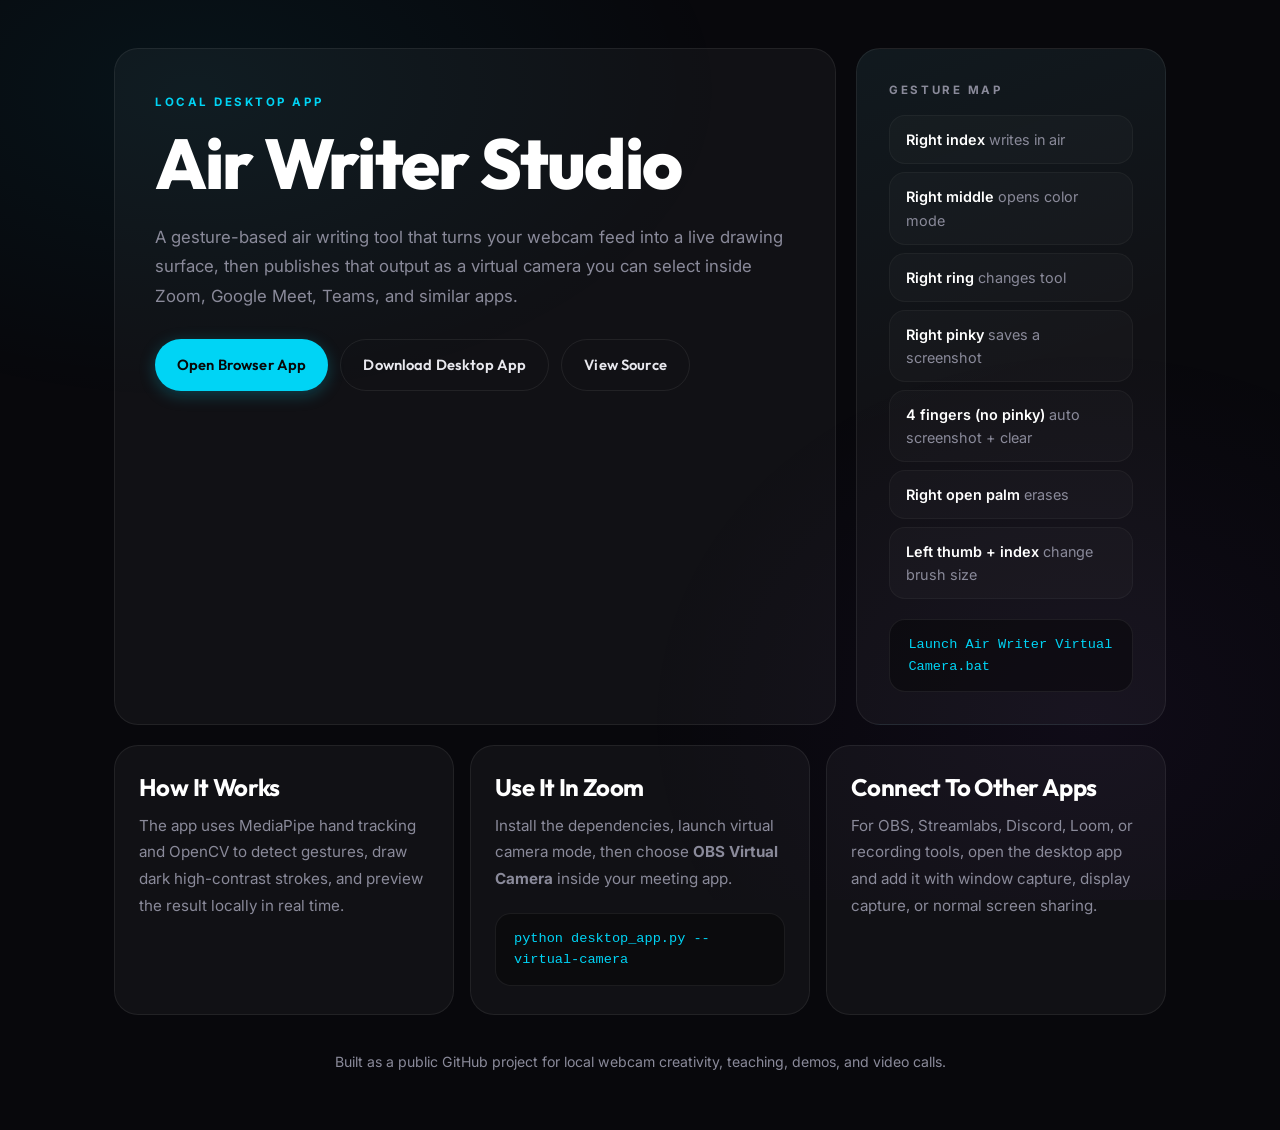
<file: docs/index.html>
<!DOCTYPE html>
<html lang="en">
<head>
  <meta charset="UTF-8">
  <meta name="viewport" content="width=device-width, initial-scale=1.0">
  <title>Air Writer Studio</title>
  <meta name="description" content="Air Writer Studio — a gesture-based air writing tool for webcam, Zoom, Meet, and OBS.">
  <link rel="preconnect" href="https://fonts.googleapis.com">
  <link rel="preconnect" href="https://fonts.gstatic.com" crossorigin>
  <link href="https://fonts.googleapis.com/css2?family=Inter:wght@400;500;600&family=Outfit:wght@300;500;700;800&display=swap" rel="stylesheet">
  <style>
    /* ── Tokens ──────────────────────────────── */
    :root {
      --bg: #08080c;
      --surface: rgba(255,255,255,0.04);
      --surface-hover: rgba(255,255,255,0.07);
      --border: rgba(255,255,255,0.07);
      --border-hover: rgba(255,255,255,0.16);
      --text: #e8e8ee;
      --text-dim: #8a8a9a;
      --accent: #00d4f5;
      --purple: #a855f7;
      --radius: 24px;
      --radius-sm: 16px;
    }

    *,*::before,*::after { box-sizing: border-box; margin: 0; }
    html { -webkit-font-smoothing: antialiased; }

    body {
      font-family: "Inter", system-ui, sans-serif;
      color: var(--text);
      background: var(--bg);
      line-height: 1.6;
      overflow-x: hidden;
      min-height: 100vh;
    }

    body::before {
      content: '';
      position: fixed;
      inset: 0;
      z-index: -1;
      background:
        radial-gradient(ellipse 60% 50% at 15% 10%, rgba(0,212,245,0.06), transparent 70%),
        radial-gradient(ellipse 50% 60% at 85% 80%, rgba(168,85,247,0.05), transparent 70%);
      pointer-events: none;
    }

    .ambient-glow1, .ambient-glow2 { display: none; }

    /* ── Layout ──────────────────────────────── */
    .frame {
      max-width: 1100px;
      margin: 0 auto;
      padding: 48px 24px 56px;
    }

    /* ── Hero ─────────────────────────────────── */
    .hero {
      display: grid;
      grid-template-columns: 1.4fr 0.6fr;
      gap: 20px;
      align-items: stretch;
    }

    .card {
      background: var(--surface);
      border: 1px solid var(--border);
      border-radius: var(--radius);
      transition: border-color 200ms ease;
    }

    .card:hover { border-color: var(--border-hover); }

    .hero-copy { padding: 44px 40px; }

    .eyebrow {
      margin: 0 0 14px;
      font-size: 0.72rem;
      font-weight: 700;
      letter-spacing: 0.22em;
      text-transform: uppercase;
      color: var(--accent);
    }

    h1, h2 {
      font-family: "Outfit", system-ui, sans-serif;
      letter-spacing: -0.025em;
      line-height: 1.1;
    }

    h1 {
      font-size: clamp(2.6rem, 5.5vw, 4.8rem);
      font-weight: 800;
      color: #fff;
    }

    h2 {
      font-size: 1.5rem;
      font-weight: 700;
      color: #fff;
      margin: 0 0 12px;
    }

    .lede {
      margin: 20px 0 0;
      max-width: 40rem;
      font-size: 1.05rem;
      line-height: 1.75;
      color: var(--text-dim);
    }

    /* ── Buttons ──────────────────────────────── */
    .actions {
      display: flex;
      flex-wrap: wrap;
      gap: 12px;
      margin-top: 28px;
    }

    .button {
      display: inline-flex;
      align-items: center;
      padding: 13px 22px;
      border-radius: 999px;
      text-decoration: none;
      font-size: 0.92rem;
      font-family: "Outfit", system-ui, sans-serif;
      font-weight: 600;
      letter-spacing: 0.01em;
      border: none;
      transition: transform 180ms ease, box-shadow 180ms ease, background 180ms ease, border-color 180ms ease;
    }

    .button:hover { transform: translateY(-1px); }
    .button:active { transform: translateY(0); }

    .button-primary {
      background: var(--accent);
      color: #080808;
      box-shadow: 0 4px 16px rgba(0,212,245,0.25);
    }

    .button-primary:hover {
      box-shadow: 0 6px 24px rgba(0,212,245,0.4);
    }

    .button-secondary {
      background: transparent;
      border: 1px solid var(--border);
      color: var(--text);
    }

    .button-secondary:hover {
      background: var(--surface-hover);
      border-color: var(--border-hover);
    }

    /* ── Gesture panel ────────────────────────── */
    .hero-panel {
      padding: 32px;
      display: flex;
      flex-direction: column;
      justify-content: space-between;
      background:
        linear-gradient(160deg, rgba(0,212,245,0.04), transparent 50%),
        var(--surface);
    }

    .panel-label {
      font-size: 0.72rem;
      font-weight: 700;
      text-transform: uppercase;
      letter-spacing: 0.22em;
      color: var(--text-dim);
    }

    .gesture-list {
      margin: 16px 0 0;
      padding: 0;
      list-style: none;
      display: flex;
      flex-direction: column;
      gap: 8px;
    }

    .gesture-list li {
      padding: 12px 16px;
      border-radius: var(--radius-sm);
      background: rgba(255,255,255,0.025);
      border: 1px solid rgba(255,255,255,0.04);
      font-size: 0.9rem;
      color: var(--text-dim);
      transition: background 160ms ease, border-color 160ms ease;
    }

    .gesture-list li:hover {
      background: rgba(255,255,255,0.05);
      border-color: var(--border-hover);
    }

    .gesture-list strong {
      color: #fff;
      font-weight: 600;
    }

    /* ── Code block ───────────────────────────── */
    .code {
      margin-top: 20px;
      padding: 14px 18px;
      border-radius: var(--radius-sm);
      background: rgba(0,0,0,0.35);
      border: 1px solid var(--border);
      color: var(--accent);
      font-family: "Cascadia Code", Consolas, "Courier New", monospace;
      font-size: 0.85rem;
      overflow-x: auto;
    }

    /* ── Info grid ────────────────────────────── */
    .section-grid {
      display: grid;
      grid-template-columns: repeat(3, 1fr);
      gap: 16px;
      margin-top: 20px;
    }

    .info-card {
      padding: 28px 24px;
    }

    .info-card p,
    .info-card li {
      color: var(--text-dim);
      line-height: 1.75;
      font-size: 0.95rem;
    }

    .info-card ul {
      margin: 0;
      padding-left: 18px;
    }

    /* ── Footer ───────────────────────────────── */
    .footer {
      margin-top: 36px;
      text-align: center;
      color: var(--text-dim);
      font-size: 0.88rem;
      padding: 0 12px;
    }

    /* ── Responsive ───────────────────────────── */
    @media (max-width: 900px) {
      .hero,
      .section-grid {
        grid-template-columns: 1fr;
      }
      .frame {
        padding: 32px 16px;
      }
      .hero-copy,
      .hero-panel,
      .info-card {
        padding: 24px;
      }
    }

    @media (max-width: 640px) {
      h1 { font-size: 2.2rem; }
      .button { padding: 11px 18px; font-size: 0.88rem; }
    }
  </style>
</head>
<body>
  <main class="frame">
    <section class="hero">
      <article class="card hero-copy">
        <div class="eyebrow">Local Desktop App</div>
        <h1>Air Writer Studio</h1>
        <p class="lede">
          A gesture-based air writing tool that turns your webcam feed into a live drawing surface,
          then publishes that output as a virtual camera you can select inside Zoom, Google Meet,
          Teams, and similar apps.
        </p>
        <div class="actions">
          <a class="button button-primary" href="https://airwriter-nine.vercel.app">Open Browser App</a>
          <a class="button button-secondary" href="https://airwriter-nine.vercel.app/downloads/AirWriter-Studio-Windows.zip">Download Desktop App</a>
          <a class="button button-secondary" href="https://github.com/yasyts/airwriter">View Source</a>
        </div>
      </article>

      <aside class="card hero-panel">
        <div>
          <div class="panel-label">Gesture Map</div>
          <ul class="gesture-list">
            <li><strong>Right index</strong> writes in air</li>
            <li><strong>Right middle</strong> opens color mode</li>
            <li><strong>Right ring</strong> changes tool</li>
            <li><strong>Right pinky</strong> saves a screenshot</li>
            <li><strong>4 fingers (no pinky)</strong> auto screenshot + clear</li>
            <li><strong>Right open palm</strong> erases</li>
            <li><strong>Left thumb + index</strong> change brush size</li>
          </ul>
        </div>
        <div class="code">Launch Air Writer Virtual Camera.bat</div>
      </aside>
    </section>

    <section class="section-grid">
      <article class="card info-card">
        <h2>How It Works</h2>
        <p>
          The app uses MediaPipe hand tracking and OpenCV to detect gestures, draw dark high-contrast strokes,
          and preview the result locally in real time.
        </p>
      </article>

      <article class="card info-card">
        <h2>Use It In Zoom</h2>
        <p>
          Install the dependencies, launch virtual camera mode, then choose <strong>OBS Virtual Camera</strong>
          inside your meeting app.
        </p>
        <div class="code">python desktop_app.py --virtual-camera</div>
      </article>

      <article class="card info-card">
        <h2>Connect To Other Apps</h2>
        <p>
          For OBS, Streamlabs, Discord, Loom, or recording tools, open the desktop app and add it with
          window capture, display capture, or normal screen sharing.
        </p>
      </article>
    </section>

    <p class="footer">
      Built as a public GitHub project for local webcam creativity, teaching, demos, and video calls.
    </p>
  </main>
</body>
</html>
</file>
